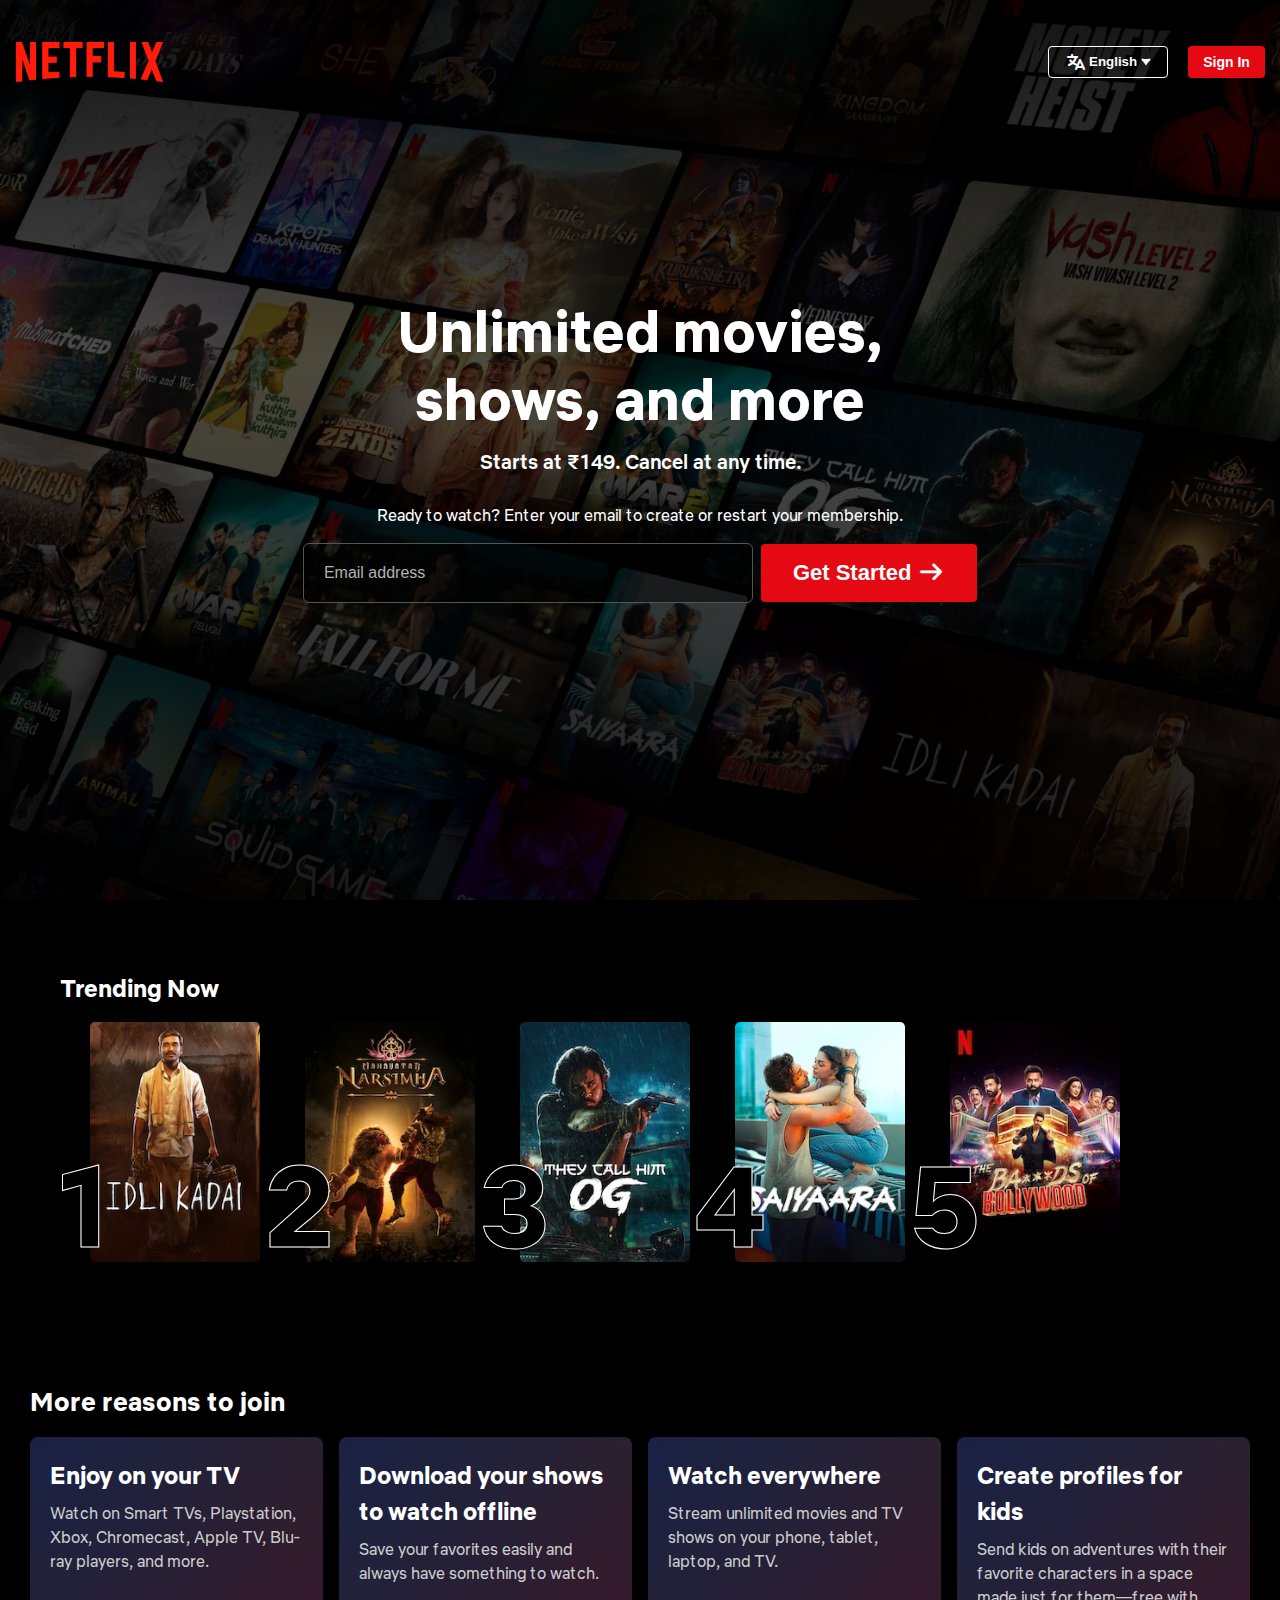
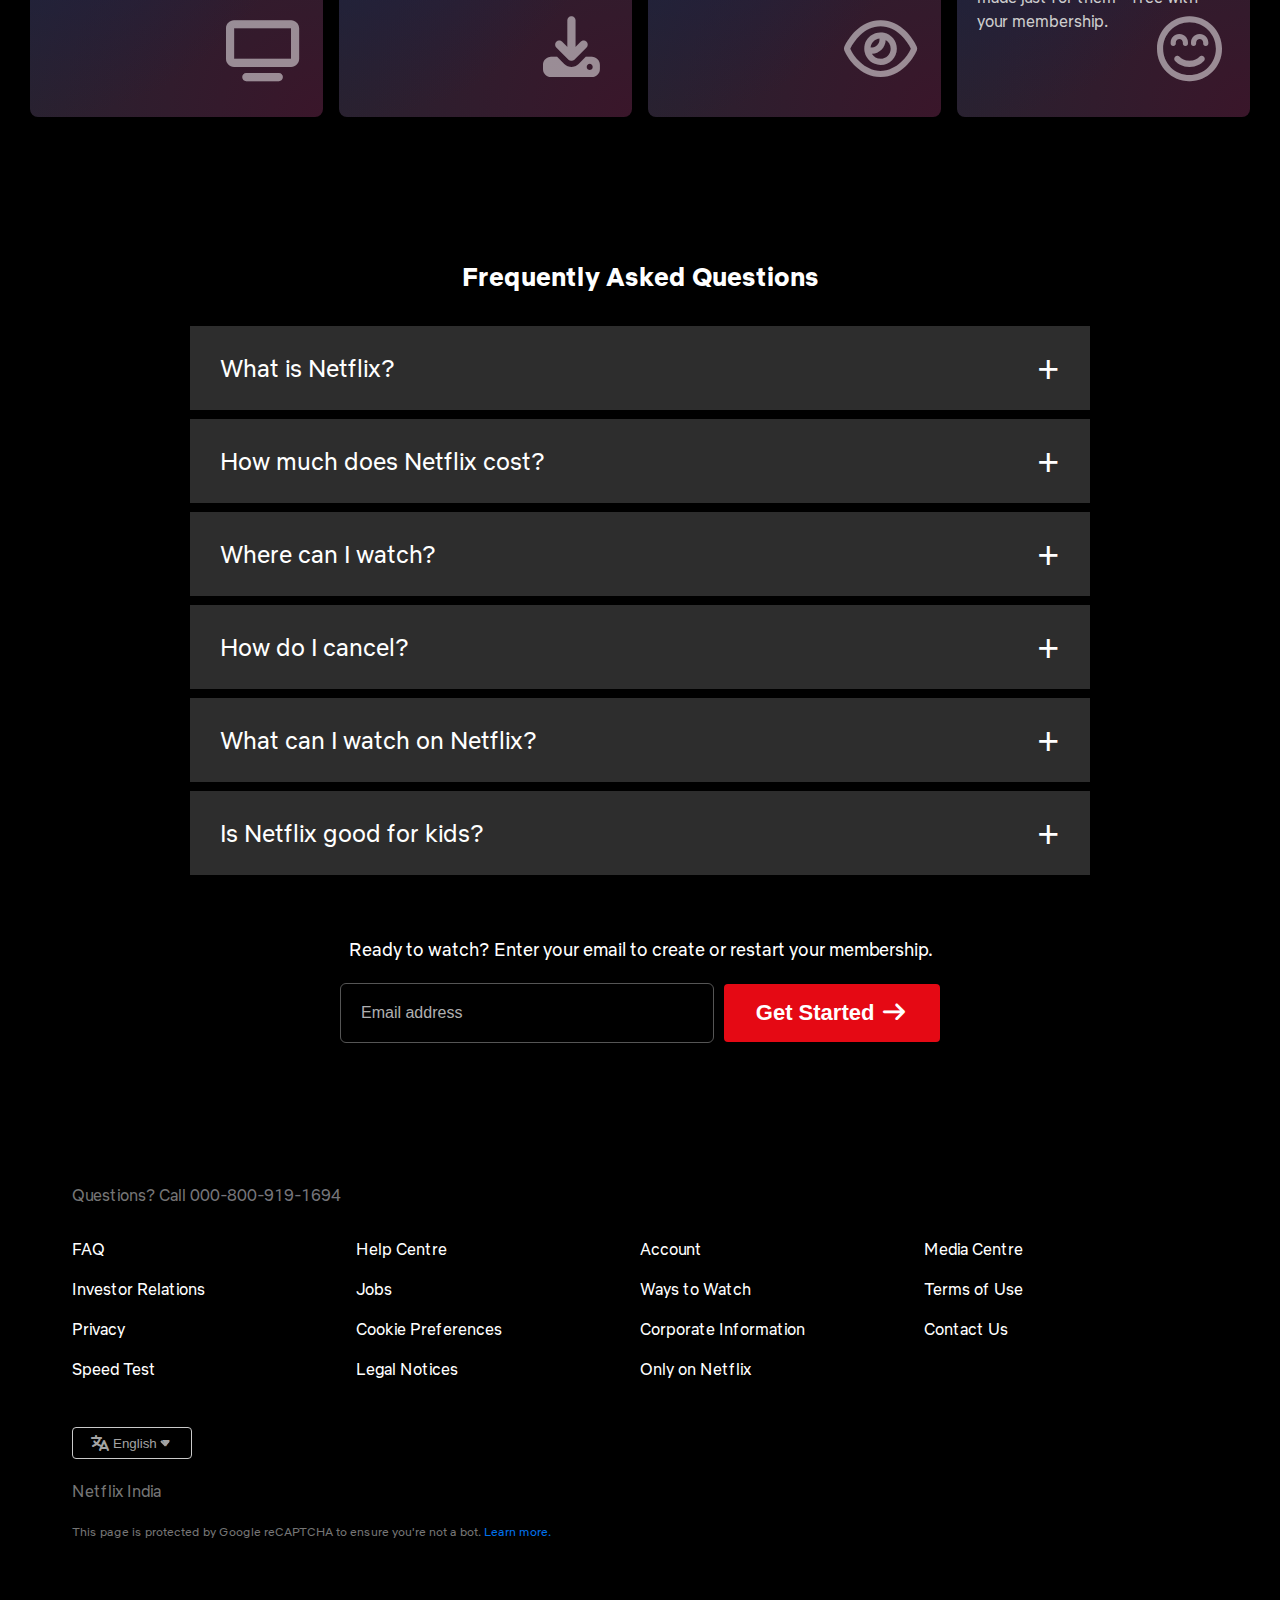
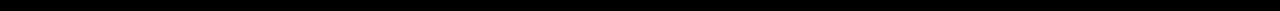
<file: index.html>
<!DOCTYPE html>
<html lang="en">
    <head>
        <meta charset="UTF-8">
        <meta name="viewport" content="width=device-width, initial-scale=1.0">
        <title>Netflix India – Watch Shows Online, Watch Movies Online</title>
        <link rel="shortcut icon" href="./images/logo/netflix.ico" type="image/ico">
        <link rel="stylesheet" href="./assets/font.css">
        <link rel="stylesheet" href="./assets/all.min.css">
        <link rel="stylesheet" href="./assets/responsive.css">
        <link rel="stylesheet" href="./assets/style.css">
    </head>
    <body>
    <header>
    <div class="container">
        <div class="row">
            <div class="header justify-content align-center">
            <a href="./index.html">
                <img src="./images/Netflix-Logo.png" alt="logo">
            </a>
            <div class="controls justify-content align-center">
                <div class="language-dropdown align-center">
                    <i class="fa-solid fa-language"></i>
                    <select>
                        <option value="en">English</option>
                        <option value="hi">हिन्दी</option>
                    </select>
                </div>
                <button class="sign-btn align-center">Sign In</button>
            </div>
            </div>
        </div>
    </div>
    </header>
    <main>
        <section class="hero">
            <div class="container">
                <div class="row">
                    <div class="hero-overlay"></div>
                <div class="hero-content justify-content align-center">
                    <h1>Unlimited movies, shows, and more</h1>
                    <h2>Starts at ₹149. Cancel at any time.</h2>
                    <p>Ready to watch? Enter your email to create or restart your membership.</p>
                    <div class="email-form">
                        <input type="email" placeholder="Email address">
                        <button class="btn-red-large">Get Started <i class="fa-solid fa-arrow-right"></i></button>
                    </div>
                </div>
            </div>
            </div>     
            </section>
            <section class="trending">
                <div class="container">
                <h2>Trending Now</h2>
                <div class="thumbnail-row">
                        <div class="thumbnail-item">
                            <span class="thumbnail-number">1</span>
                            <img src="./images/movie-poster/idli-wada.webp" alt="Trending Movie 1" class="thumbnail-poster">
                        </div>
                        <div class="thumbnail-item">
                            <span class="thumbnail-number">2</span>
                            <img src="./images/movie-poster/narshima.webp" alt="Trending Movie 1" class="thumbnail-poster">
                        </div>
                        <div class="thumbnail-item">
                            <span class="thumbnail-number">3</span>
                            <img src="./images/movie-poster/OG.webp" alt="Trending Movie 1" class="thumbnail-poster">
                        </div>
                        <div class="thumbnail-item">
                            <span class="thumbnail-number">4</span>
                            <img src="./images/movie-poster/chapri.webp" alt="Trending Movie 1" class="thumbnail-poster">
                        </div>
                        <div class="thumbnail-item">
                            <span class="thumbnail-number">5</span>
                            <img src="./images/movie-poster/Basstard.webp" alt="Trending Movie 1" class="thumbnail-poster">
                        </div>
                </div>
                
            <button class="scroll-arrow"><i class="fa-solid fa-arrow-right"></i></button>
        </section>

        <section class="reasons">
            <div class="container">
                <h2>More reasons to join</h2>
                    <div class="cards-container">
                        <div class="card">
                            <h3>Enjoy on your TV</h3>
                            <p>Watch on Smart TVs, Playstation, Xbox, Chromecast, Apple TV, Blu-ray players, and more.</p>
                            <div class="icons">
                            <i class="fa-solid fa-tv"></i>
                            </div>
                        </div>
                        <div class="card">
                            <h3>Download your shows to watch offline</h3>
                            <p>Save your favorites easily and always have something to watch.</p>
                            <div class="icons-1">
                            <i class="fa-solid fa-download"></i>
                            </div>
                        </div>
                        <div class="card">
                            <h3>Watch everywhere</h3>
                            <p>Stream unlimited movies and TV shows on your phone, tablet, laptop, and TV.</p>
                            <div class="icons-2">
                            <i class="fa-regular fa-eye"></i>
                            </div>
                        </div>
                        <div class="card">
                            <h3>Create profiles for kids</h3>
                            <p>Send kids on adventures with their favorite characters in a space made just for them—free with your membership.</p>
                            <div class="icons-3">
                                <i class="fa-regular fa-face-smile-beam"></i>
                            </div>
                        </div>
                    </div>
            </div>
        </section>

        <section class="faq">
        <div class="container">
            <div class="faq-container">
                <h2>Frequently Asked Questions</h2>
                <div class="faq-list">
                    
                    <div class="faq-item">
                        <input type="checkbox" id="faq1" class="faq-toggle">
                        <label for="faq1" class="faq-question">What is Netflix?</label>
                        <div class="faq-answer">
                            <p>Netflix is a streaming service that offers a wide variety of award-winning TV shows, movies, anime, documentaries, and more on thousands of internet-connected devices.<br><br>You can watch as much as you want, whenever you want without a single commercial – all for one low monthly price. There's always something new to discover and new TV shows and movies are added every week!</p>
                        </div>
                    </div>
                    
                    <div class="faq-item">
                        <input type="checkbox" id="faq2" class="faq-toggle">
                        <label for="faq2" class="faq-question">How much does Netflix cost?</label>
                        <div class="faq-answer">
                            <p>Watch Netflix on your smartphone, tablet, Smart TV, laptop, or streaming device, all for one fixed monthly fee. Plans range from ₹149 to ₹649 a month. No extra costs, no contracts.</p>
                        </div>
                    </div>

                    <div class="faq-item">
                        <input type="checkbox" id="faq3" class="faq-toggle">
                        <label for="faq3" class="faq-question">Where can I watch?</label>
                        <div class="faq-answer">
                            <p>Watch anywhere, anytime. Sign in with your Netflix account to watch instantly on the web at netflix.com from your personal computer or on any internet-connected device that offers the Netflix app, including smart TVs, smartphones, tablets, streaming media players and game consoles.<br><br>You can also download your favorite shows with the iOS, Android, or Windows 10 app. Use downloads to watch while you're on the go and without an internet connection. Take Netflix with you anywhere.</p>
                        </div>
                    </div>

                    <div class="faq-item">
                        <input type="checkbox" id="faq4" class="faq-toggle">
                        <label for="faq4" class="faq-question">How do I cancel?</label>
                        <div class="faq-answer">
                            <p>Netflix is flexible. There are no pesky contracts and no commitments. You can easily cancel your account online in two clicks. There are no cancellation fees – start or stop your account anytime.</p>
                        </div>
                    </div>

                    <div class="faq-item">
                        <input type="checkbox" id="faq5" class="faq-toggle">
                        <label for="faq5" class="faq-question">What can I watch on Netflix?</label>
                        <div class="faq-answer">
                            <p>Netflix has an extensive library of feature films, documentaries, TV shows, anime, award-winning Netflix originals, and more. Watch as much as you want, anytime you want.</p>
                        </div>
                    </div>

                    <div class="faq-item">
                        <input type="checkbox" id="faq6" class="faq-toggle">
                        <label for="faq6" class="faq-question">Is Netflix good for kids?</label>
                        <div class="faq-answer">
                            <p>The Netflix Kids experience is included in your membership to give parents control while kids enjoy family-friendly TV shows and movies in their own space.<br><br>Kids profiles come with PIN-protected parental controls that let you restrict the maturity rating of content kids can watch and block specific titles you don’t want kids to see.</p>
                        </div>
                    </div>
                </div>

                <form class="email-form-1">
                    <p class="email-prompt">Ready to watch? Enter your email to create or restart your membership.</p>
                    <div class="email-form-group">
                        <input type="email" placeholder="Email address">
                        <button type="submit" class="btn btn-red-large">Get Started <i class="fa-solid fa-arrow-right"></i></button>
                    </div>
                </form>
            </div>
        </div>
    </section>
    </main>
        <footer>
            <div class="container">
                <div class="footer-container">
                    <p class="footer-top">Questions? Call <a href="tel:000-800-919-1694">000-800-919-1694</a></p>

                    <ul class="footer-links">
                        <li class="footer-col">
                            <ul>
                                <li><a href="#">FAQ</a></li>
                                <li><a href="#">Investor Relations</a></li>
                                <li><a href="#">Privacy</a></li>
                                <li><a href="#">Speed Test</a></li>
                            </ul>
                        </li>
                        <li class="footer-col">
                            <ul>
                                <li><a href="#">Help Centre</a></li>
                                <li><a href="#">Jobs</a></li>
                                <li><a href="#">Cookie Preferences</a></li>
                                <li><a href="#">Legal Notices</a></li>
                            </ul>
                        </li>
                        <li class="footer-col">
                            <ul>
                                <li><a href="#">Account</a></li>
                                <li><a href="#">Ways to Watch</a></li>
                                <li><a href="#">Corporate Information</a></li>
                                <li><a href="#">Only on Netflix</a></li>
                            </ul>
                        </li>
                        <li class="footer-col">
                            <ul>
                                <li><a href="#">Media Centre</a></li>
                                <li><a href="#">Terms of Use</a></li>
                                <li><a href="#">Contact Us</a></li>
                            </ul>
                        </li>
                    </ul>

                    <div class="language-dropdown align-center">
                    <i class="fa-solid fa-language"></i>
                    <select>
                        <option value="en">English</option>
                        <option value="hi">हिन्दी</option>
                    </select>
                    </div>
                    
                    <p class="footer-bottom">Netflix India</p>
                    
                    <p class="footer-recaptcha">
                        This page is protected by Google reCAPTCHA to ensure you're not a bot. 
                        <a href="#">Learn more.</a>
                    </p>
                </div>
            </div>
        </footer>
</body>
</html>
</file>
<file: assets/font.css>
@font-face {
    font-family: 'Netflix Sans';
    src: url('../fonts/NetflixSans-Regular.woff2') format('woff2'),
        url('../fonts/NetflixSans-Regular.woff') format('woff');
    font-weight: normal;
    font-style: normal;
    font-display: swap;
}

@font-face {
    font-family: 'Netflix Sans';
    src: url('../fonts/NetflixSans-Bold.woff2') format('woff2'),
        url('../fonts/NetflixSans-Bold.woff') format('woff');
    font-weight: bold;
    font-style: normal;
    font-display: swap;
}

@font-face {
    font-family: 'Netflix Sans';
    src: url('../fonts/NetflixSans-Medium.woff2') format('woff2'),
        url('../fonts/NetflixSans-Medium.woff') format('woff');
    font-weight: 500;
    font-style: normal;
    font-display: swap;
}

@font-face {
    font-family: 'Netflix Sans';
    src: url('../fonts/NetflixSans-Light.woff2') format('woff2'),
        url('../fonts/NetflixSans-Light.woff') format('woff');
    font-weight: 300;
    font-style: normal;
    font-display: swap;
}
</file>
<file: assets/responsive.css>
@media (max-width: 599px) {

    .header {
        padding: 0 12px;
        justify-content: space-between !important;
        align-items: center;
        width: 100%;
    }

    .header img {
        width: 120px;
    }

    .controls {
        gap: 10px;
    }

    .language-dropdown {
        width: 100px;
        height: 30px;
        padding-left: 12px;
        padding-right: 22px;
        font-size: 12px;
    }

    .language-dropdown::before {
        left: 75px !important;
        font-size: 10px;
    }

    .sign-btn {
        height: 30px;
        font-size: 12px;
        padding: 0 12px;
    }

    @media (max-width: 599px) {

        .hero {
            height: 88vh;
            background-position: center top;
            background-size: cover;
            padding: 0;
            display: flex;
            align-items: center;
            justify-content: flex-start;
        }

        .hero .container {
            padding: 0 !important;
            margin: 0 !important;
            max-width: 100%;
        }

        .hero-content {
            width: 100%;
            padding: 0 22px;
            margin-top: -10px;
        }

        .hero-overlay {
            background-image: linear-gradient(to top,
                    rgba(0, 0, 0, 0.85) 0%,
                    rgba(0, 0, 0, 0.45) 50%,
                    rgba(0, 0, 0, 0.8) 100%);
        }

        .hero-content h1 {
            font-size: 30px;
            line-height: 1.15;
            font-weight: 900;
            margin-bottom: 10px;
        }

        .hero-content h2 {
            font-size: 16px;
            font-weight: 500;
            margin-bottom: 14px;
        }

        .hero-content p {
            font-size: 14px;
            margin-bottom: 14px;
        }

        .email-form {
            flex-direction: column;
            width: 100%;
            gap: 12px;
        }

        .email-form input[type="email"] {
            width: 100%;
            height: 50px;
            font-size: 15px;
        }

        .btn-red-large {
            width: 100%;
            height: 50px;
            font-size: 18px;
            padding: 6px 20px;
        }
    }

    .hero {
        height: 75vh;
        background-position: center top;
        padding-top: 70px;
        display: flex;
        align-items: center;
        justify-content: center;
    }

    .hero-content {
        margin-top: 0;
        padding: 0 10px;
    }

    .hero-content h1 {
        font-size: 32px;
        line-height: 1.2;
    }

    .hero-content h2 {
        font-size: 16px;
        margin-top: 10px;
        margin-bottom: 14px;
    }

    .hero-content p {
        font-size: 14px;
        margin-bottom: 12px;
    }

    .email-form {
        width: 100%;
        display: flex;
        flex-direction: column !important;
        align-items: center !important;
        gap: 12px;
    }

    .email-form input[type="email"] {
        width: 100% !important;
        height: 50px;
        font-size: 15px;
    }

    .email-form .btn-red-large {
        width: auto !important;
        padding: 16px 26px !important;
        font-size: 18px;
        height: auto;
        display: block;
        margin: 0 auto;
        white-space: nowrap;
    }

    .trending h2 {
        padding-left: 20px;
    }

    .thumbnail-row {
        display: flex;
        flex-wrap: nowrap;
        overflow-x: auto;
        overflow-y: hidden;
        white-space: nowrap;
        gap: 12px;
        padding-left: 20px;
        padding-right: 20px;
        scroll-behavior: smooth;
    }

    .thumbnail-number {
        font-size: 60px;
        top: 30%;
        left: -5px;
    }

    .thumbnail-poster {
        width: 120px;
        height: 170px;
        margin-left: 20px;
    }

    .scroll-arrow {
        display: none !important;
    }


    .cards-container {
        flex-direction: column;
        gap: 18px;
        padding: 0 20px;
    }

    .card {
        min-height: auto;
        padding: 18px;
    }

    .card h3 {
        font-size: 20px;
    }

    .card p {
        font-size: 15px;
    }

    .card .icons,
    .card .icons-1,
    .card .icons-2,
    .card .icons-3 {
        font-size: 45px;
    }


    .faq h2 {
        font-size: 22px;
    }

    .faq-question {
        font-size: 1.1rem;
        padding: 20px;
    }

    .faq-question::after {
        right: 20px;
        font-size: 28px;
    }

    .faq-answer p {
        padding: 22px;
        font-size: 16px;
    }

    .email-form-1 {
        margin-top: 30px;
        padding: 0 20px;
    }

    .email-form-1 .email-form-group {
        flex-direction: column;
        width: 100%;
        gap: 12px;
    }

    .email-form-1 input[type="email"] {
        width: 100%;
        height: 50px;
    }

    .email-form-1 .btn-red-large {
        width: 100%;
        height: 50px;
        font-size: 18px;
    }


    footer {
        padding: 50px 0;
    }

    .footer-container {
        padding: 0 20px !important;
        max-width: 100% !important;
    }

    .footer-links {
        flex-direction: column;
        gap: 8px;
        width: 100%;
        margin: 0;
        padding: 0;
    }

    .footer-col {
        width: 100% !important;
        padding: 0 !important;
        margin: 0 !important;
    }

    .footer-col ul {
        padding-left: 0 !important;
        margin-left: 0 !important;
    }

    .footer-col li {
        margin-bottom: 12px;
    }

    .footer-col a {
        font-size: 14px;
    }

    footer .language-dropdown {
        margin-top: 20px;
        width: 120px;
    }

    .footer-bottom {
        margin-top: 25px;
        font-size: 14px;
    }
}

@media (min-width: 600px) and (max-width: 959px) {

    .hero {
        height: 85vh;
        padding-top: 60px;
    }

    .hero-content h1 {
        font-size: 42px;
    }

    .hero-content h2 {
        font-size: 18px;
    }

    .thumbnail-row {
        padding-left: 20px !important;
        padding-right: 20px !important;
        gap: 12px !important;
        overflow-x: hidden !important;
        white-space: normal !important;
    }

    .thumbnail-poster {
        width: 135px !important;
        height: 190px !important;
        margin-left: 18px !important;
    }

    .thumbnail-number {
        font-size: 70px !important;
        left: -6px !important;
        top: 32% !important;
    }

    .thumbnail-item {
        overflow: hidden !important;
    }

    .cards-container {
        flex-wrap: wrap;
        gap: 20px;
    }

    .card {
        width: 48%;
    }
}

@media (min-width: 960px) and (max-width: 1279px) {

    .hero {
        height: 90vh;
    }

    .hero-content h1 {
        font-size: 48px;
    }

    .thumbnail-row {
        padding-left: 25px !important;
        padding-right: 25px !important;
        gap: 14px !important;
        overflow-x: hidden !important;
        white-space: normal !important;
    }

    .thumbnail-poster {
        width: 150px !important;
        height: 210px !important;
        margin-left: 20px !important;
    }

    .thumbnail-number {
        font-size: 80px !important;
        left: -8px !important;
    }

    .thumbnail-item {
        overflow: hidden !important;
    }

    .cards-container {
        gap: 22px;
    }

    .card {
        width: 48%;
    }
}

@media (min-width: 1280px) and (max-width: 1919px) {

    .hero {
        height: 100vh;
    }

    .hero-content h1 {
        font-size: 56px;
    }

    .thumbnail-row {
        overflow-x: visible !important;
        white-space: normal !important;
    }
}

@media (min-width: 1920px) {

    .hero {
        height: 100vh;
        background-size: cover;
    }

    .hero-content h1 {
        font-size: 70px;
    }

    .hero-content h2 {
        font-size: 28px;
    }

    .hero-content p {
        font-size: 20px;
    }

    .thumbnail-poster {
        width: 200px;
        height: 300px;
    }

    .card h3 {
        font-size: 28px;
    }

    .card p {
        font-size: 18px;
    }
}
</file>
<file: assets/style.css>
* {
    margin: 0;
    box-sizing: border-box;
}

:root {
    --primary-color: #e50914;
    --primary-color-rgb: 229, 9, 20;
    --white: #fff;
    --white-rgb: 255, 255, 255;
    --black: #000;
    --black-rgb: 0, 0, 0;
    --font: 'Netflix Sans';
    --fs: 16px;
    --fw: 400;
    --lh: 1.5;
    --gw: 15px;
    --transparent: transparent;
}

html, body {
    overflow-x: hidden !important;
}

body {
    background-color: var(--black);
    color: var(--white);
    font-family: var(--font);
    font-size: var(--fs);
    font-weight: var(--fw);
    line-height: var(--lh);
}

a {
    text-decoration: none;
    color: var(--white);
}

ul,
ol {
    list-style: none;
    padding-left: 0;
}

img {
    max-width: 100%;
    display: block;
}

.container {
    max-width: 1320px;
    margin: 0 auto;
    padding-left: var(--gw);
    padding-right: var(--gw);
}

.row {
    display: flex;
    flex-wrap: wrap;
    margin-left: calc(-1 * var(--gw));
    margin-right: calc(-1 * var(--gw));
}

.justify-content {
    justify-content: space-between;
}

.align-center {
    align-items: center;
}

.col-1 {
    width: 8.3333%;
}

.col-2 {
    width: 16.6666%;
}

.col-3 {
    width: 25%;
}

.col-4 {
    width: 33.3333%;
}

.col-5 {
    width: 41.6666%;
}

.col-6 {
    width: 50%;
}

.col-7 {
    width: 58.3333%;
}

.col-8 {
    width: 66.6666%;
}

.col-9 {
    width: 75%;
}

.col-10 {
    width: 83.3333%;
}

.col-11 {
    width: 91.6666%;
}

.col-12 {
    width: 100%;
}

.col-1,
.col-2,
.col-3,
.col-4,
.col-5,
.col-6,
.col-7,
.col-8,
.col-9,
.col-10,
.col-11,
.col-12 {
    padding-left: var(--gw);
    padding-right: var(--gw);
}

header {
    position: absolute;
    top: 0;
    left: 0;
    width: 100%;
    z-index: 10;
    padding: 20px 0;
}

.header {
    display: flex;
    width: 100%;
    padding: 0 15px;
}

.header img {
    height: auto;
    width: 149px;
}

.controls {
    display: flex;
    gap: 20px;
}

.language-dropdown {
    display: flex;
    width: 120px;
    height: 32px;
    padding-left: 18px;
    padding-right: 25px;
    background-color: var(--transparent);
    color: var(--white);
    border: 1px solid var(--white);
    border-radius: 4px;
    font-size: var(--fs);
    position: relative;
}

.language-dropdown select {
    background: var(--transparent);
    border: none;
    color: var(--white);
    font-weight: 600;
    cursor: pointer;
}

.language-dropdown::before {
    content: '▼';
    transform: translateY(-50%);
    position: absolute;
    top: 51%;
    left: 92px;
    z-index: -1;
}

.sign-btn {
    width: 77px;
    height: 32px;
    background-color: var(--primary-color);
    border: none;
    color: var(--white);
    font-weight: 600;
    border-radius: 4px;
    font-size: 14px;
    cursor: pointer;
    position: relative;
    transition: all 0.3s ease;
}

.sign-btn:hover {
    opacity: 0.85;
}

main {
    width: 100%;
    display: block;
}

.hero,
.trending,
.reasons,
.faq,
footer {
    position: relative;
    width: 100%;
    top: auto;
    left: auto;
}

.hero {
    height: 100vh;
    background: url(../images/netflix.jpg);
    background-repeat: no-repeat;
    background-position: center center;
    background-size: cover;
    display: flex;
    align-items: center;
    justify-content: center;
}

.hero-overlay {
    position: absolute;
    top: 0;
    left: 0;
    width: 100%;
    height: 100%;
    background: rgba(0, 0, 0, 0.5);
    background-image: linear-gradient(to top,
            rgba(0, 0, 0, 0.7) 0,
            rgba(0, 0, 0, 0.2) 60%,
            rgba(0, 0, 0, 0.8) 100%);
}

.hero-content {
    display: flex;
    flex-direction: column;
    align-items: center;
    position: relative;
    text-align: center;
    color: var(--white);
    z-index: 5;
    max-width: 600px;
    padding: 0 20px;
}

.hero-content h1 {
    font-size: 57px;
    line-height: 1.2;
    font-weight: 900;
    margin: 0 auto;
}

.hero-content h2 {
    font-size: 20px;
    font-weight: 500;
    margin-top: 14px;
    margin-bottom: 26px;
}

.hero-content p {
    font-size: 16px;
    margin-bottom: 16px;
}

.email-form {
    display: flex;
    flex-direction: row;
    align-items: center;
    justify-content: center;
    gap: 8px;
}

.email-form input[type="email"] {
    height: 60px;
    width: 450px;
    padding: 8px 20px;
    font-size: 16px;
    border-radius: 6px;
    outline: none;
    background: rgba(0, 0, 0, 0.5);
    color: white;
    border: 1px solid #555;
}

.email-form input[type="email"]::placeholder {
    color: rgba(255, 255, 255, 0.7);
}

.btn-red-large {
    height: 58px;
    background-color: #e50914;
    color: white;
    font-size: 22px;
    font-weight: 600;
    padding: 8px 32px;
    border-radius: 4px;
    border: none;
    cursor: pointer;
    white-space: nowrap;
    transition: background-color 0.3s ease;
}

.btn-red-large:hover {
    background-color: rgba(229, 9, 20, 0.8);
}

.trending {
    padding: 70px 0 50px;
    overflow: hidden;
}

.trending .container {
    max-width: 1320px;
    margin: 0 auto;
    padding-left: var(--gw);
    padding-right: var(--gw);
    position: relative;
}

.trending h2 {
    font-size: 24px;
    font-weight: 700;
    margin-bottom: 16px;
    padding-left: 45px;
}

.thumbnail-row {
    display: flex;
    flex-wrap: nowrap;
    gap: var(--gw);
    padding-left: 45px;
    padding-right: 45px;
}

.thumbnail-row::-webkit-scrollbar {
    display: none;
}

.thumbnail-item {
    position: relative;
    display: flex;
    align-items: flex-end;
    transition: all 0.3s ease;
    will-change: all;
    cursor: pointer;
    padding: 0;
    flex-shrink: 0;
}

.thumbnail-number {
    font-size: 115px;
    font-weight: 800;
    color: var(--black);
    -webkit-text-stroke: var(--white);
    -webkit-text-stroke-width: 1px;
    position: absolute;
    top: 40%;
    left: -10px;
    z-index: 1;
}

.thumbnail-poster {
    width: 170px;
    height: 240px;
    border-radius: 5px;
    overflow: hidden;
    z-index: 0;
    margin-left: 30px;
}

.thumbnail-item:hover {
    transform: scale(1.04);
    z-index: 10;
}

.scroll-arrow {
    position: absolute;
    right: 0;
    top: 55%;
    transform: translateY(-50%);
    background: rgba(0, 0, 0, 0.5);
    border: none;
    color: white;
    font-size: 2.5rem;
    padding: 8px 5px;
    cursor: pointer;
    z-index: 1;
    height: 250px;
    border-radius: 4px 0 0 4px;
    opacity: 0;
    transition: opacity 0.3s ease;
}

.trending .container:hover .scroll-arrow {
    opacity: 1;
}

.reasons {
    padding: 70px 0;
}

.reasons h2 {
    font-size: 26px;
    font-weight: 700;
    margin-bottom: 16px;
    padding: 0 var(--gw);
}

.cards-container {
    display: flex;
    justify-content: space-between;
    padding: 0 var(--gw);
    gap: 16px;
}

.card {
    width: 100%;
    background-color: #252431;
    background-image:
        radial-gradient(circle at top left,
            #1A2144 0%,
            transparent 70%),
        radial-gradient(circle at bottom right,
            #3a162a 0%,
            transparent 90%);
    border-radius: 8px;
    padding: 20px;
    min-height: 280px;
    position: relative;
    overflow: hidden;
}

.card h3 {
    font-size: 24px;
    font-weight: 600;
    margin-bottom: 0.5rem;
    z-index: 2;
    position: relative;
}

.card p {
    font-size: 1rem;
    color: #ccc;
    z-index: 2;
    position: relative;
}

.card .icons,
.card .icons-1,
.card .icons-2,
.card .icons-3 {
    position: absolute;
    bottom: 20px;
    right: 20px;
    font-size: 65px;
    opacity: 0.5;
    z-index: 1;
}

.icons i {
    color: #ffffff;
}

.icons-1 i {
    color: #ffffff;
}

.icons-2 i {
    color: #ffffff;
}

.icons-3 i {
    color: #ffffff;
}

.faq {
    padding: 70px 0;
}

.faq h2 {
    font-size: 26px;
    font-weight: 700;
    margin-bottom: 30px;
    text-align: center;
}

.faq-list {
    width: 100%;
    max-width: 900px;
    margin: 0 auto;
    text-align: left;
}

.faq-item {
    margin-bottom: 8px;
    transition: all 0.3s ease;
}

.faq-item:hover {
    background-color: rgba(141, 141, 141, 0.3);
}

.faq-toggle {
    display: none;
}

.faq-question {
    display: block;
    width: 100%;
    background-color: #2d2d2d;
    color: white;
    padding: 24px 30px;
    border: none;
    font-size: 1.5rem;
    text-align: left;
    cursor: pointer;
    position: relative;
}

.faq-question::after {
    content: '+';
    position: absolute;
    right: 30px;
    top: 50%;
    transform: translateY(-50%) rotate(0deg);
    font-size: 40px;
    font-weight: 200;
    transition: transform 0.2s ease;
}

.faq-toggle:checked~.faq-question::after {
    transform: translateY(-50%) rotate(45deg);
}

.faq-answer {
    background: #2d2d2d;
    margin-top: 1px;
    overflow: hidden;
    max-height: 0;
    transition: max-height 0.35s cubic-bezier(0.5, 0, 0.1, 1);
}

.faq-answer p {
    padding: 30px;
    font-size: 19px;
    line-height: 1.4;
}

.faq-toggle:checked~.faq-answer {
    max-height: 600px;
}

.faq-email-section {
    text-align: center;
    margin-top: 60px;
}

.faq-email-section .email-prompt {
    font-size: 18px;
    margin-bottom: 20px;
    max-width: none;
}

.email-form-1 .email-prompt {
    font-size: 18px;
    margin-bottom: 20px;
    max-width: none;
    text-align: center;
}

.email-form-1 {
    display: flex;
    flex-direction: column;
    justify-content: center;
    align-items: center;
    width: 100%;
    margin-top: 60px;
}

.email-form-1 .email-form-group {
    display: flex;
    align-items: center;
    max-width: 600px;
    justify-content: flex-start;
    flex-wrap: nowrap;
    width: 100%;
}

.email-form-1 input[type="email"] {
    height: 60px;
    width: 450px;
    max-width: 100%;
    padding: 8px 20px;
    font-size: 16px;
    border-radius: 6px;
    background: rgba(0, 0, 0, 0.5);
    color: white;
    border: 1px solid #555;
}

.email-form-1 input[type="email"]::placeholder {
    color: rgba(255, 255, 255, 0.7);
}

.email-form-1 .btn-red-large {
    height: 58px;
    background-color: #e50914;
    color: white;
    font-size: 22px;
    font-weight: 600;
    padding: 8px 32px;
    border-radius: 4px;
    margin-left: 10px;
    border: none;
    cursor: pointer;
    transition: background-color 0.3s ease;
    white-space: nowrap;
}

.email-form-1 .btn-red-large:hover {
    background-color: rgba(229, 9, 20, 0.8);
}

footer {
    padding: 70px 0;
    color: #757575;
    font-size: 16px;
}

.footer-container {
    max-width: 1200px;
    margin: 0 auto;
    padding: 0 32px;
}

.footer-top {
    margin-bottom: 30px;
}

.footer-top a {
    color: #75757A;
}

.footer-top a:hover {
    text-decoration: underline;
}

.footer-links {
    display: flex;
    justify-content: space-between;
    flex-wrap: wrap;
    list-style: none;
    margin-bottom: 30px;
}

.footer-col {
    width: 25%;
    padding-right: 12px;
}

.footer-col li {
    margin-bottom: 16px;
}

.footer-col a {
    font-size: 16px;
    transition: opacity 0.3s ease;
}

.footer-col a:hover {
    opacity: 0.7;
    text-decoration: underline;
}

footer .language-dropdown {
    position: relative;
    left: 0;
    color: rgb(164, 164, 164);
    border: 1px solid rgb(202, 202, 202);
    margin-bottom: 20px;
}

footer .language-dropdown::before {
    content: '▼';
    transform: translateY(-50%);
    position: absolute;
    top: 51%;
    left: 88px;
    z-index: -1;
}

footer .language-dropdown select {
    color: rgb(164, 164, 164);
    font-weight: 400;
}

.footer-bottom {
    font-size: 16px;
    margin-top: 20px;
}

.footer-recaptcha {
    font-size: 12px;
    color: #757575;
    margin-top: 20px;
}

.footer-recaptcha a {
    color: #0071eb;
}
</file>
